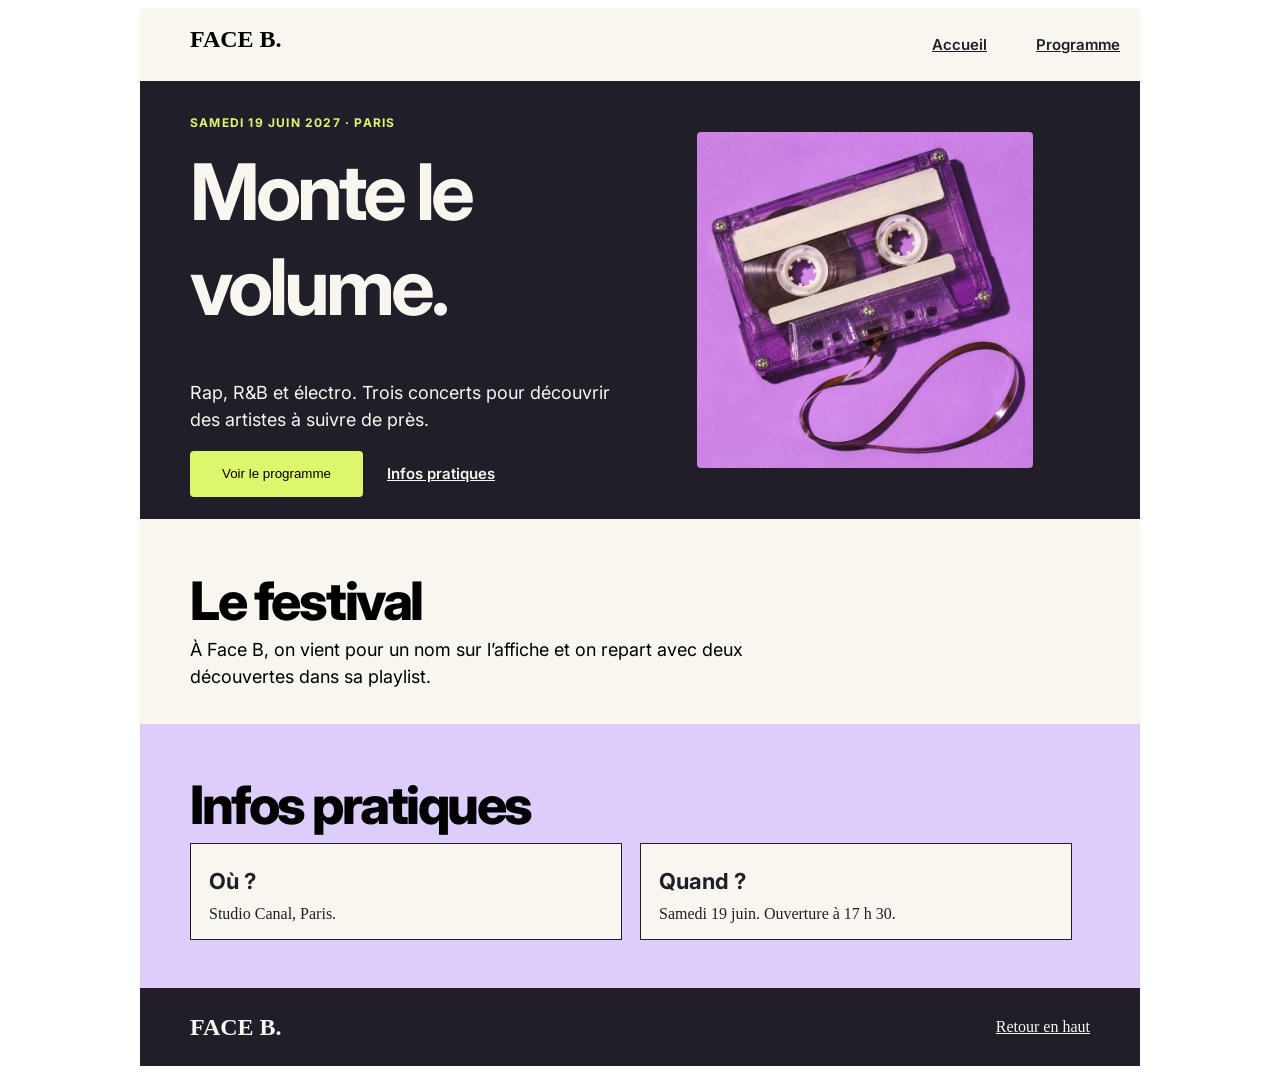
<file: index.html>
<!doctype html>
<html lang="en">
  <head>
    <meta charset="UTF-8" />
    <meta name="viewport" content="width=device-width, initial-scale=1.0" />
    <title>Document</title>
    <link rel="stylesheet" href="style.css" />
  </head>
  <body>
    <main>
      <section class="header">
        <h2 class="headertext">FACE B.</h2>
        <div class="divtop">
          <a class="accueil" href="index.html">Accueil</a>
          <a class="accueil" href="programation.html">Programme</a>
        </div>
      </section>
      <section class="firstsection">
        <div class="left">
          <p class="saparis">SAMEDI 19 JUIN 2027 · PARIS</p>
          <h1>Monte le volume.</h1>

          <p class="textrap">
            Rap, R&B et électro. Trois concerts pour découvrir des artistes à
            suivre de près.
          </p>
          <div class="dfdf">
            <button><p>Voir le programme</p></button>
            <a class="inpr" href="http://">Infos pratiques</a>
          </div>
        </div>
        <div class="imgdiv"><img src="cassette.jpg" alt="" /></div>
      </section>
      <section class="sencondesection">
        <h2 class="hfestival">Le festival</h2>
        <p class="fp">
          À Face B, on vient pour un nom sur l’affiche et on repart avec deux
          découvertes dans sa playlist.
        </p>
      </section>
      <section class="thirdsection">
        <h2 class="thirdh2">Infos pratiques</h2>
        <div class="ouquand">
          <div class="ou">
            <h3 class="thirdh3">Où ?</h3>
            <p class="thirdp">Studio Canal, Paris.</p>
          </div>
          <div class="ou">
            <h3 class="thirdh3">Quand ?</h3>
            <p class="thirdp">Samedi 19 juin. Ouverture à 17 h 30.</p>
          </div>
        </div>
      </section>
      <section class="fourthsection">
        <h2>FACE B.</h2>
        <a class="black" href="">Retour en haut</a>
      </section>
    </main>
  </body>
</html>
</file>
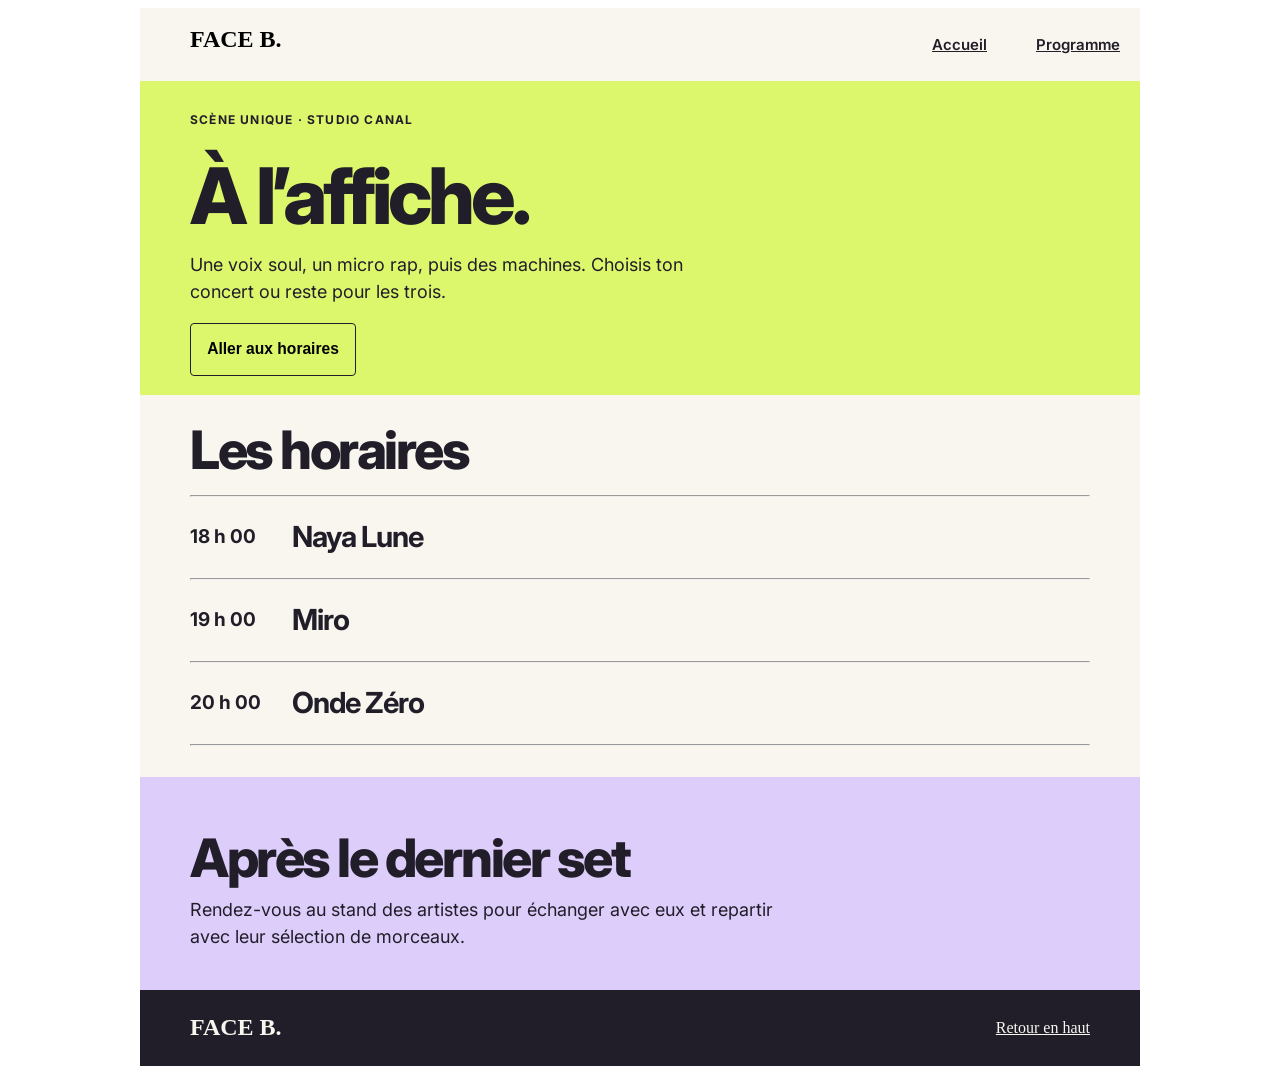
<file: programation.html>
<!doctype html>
<html lang="en">
  <head>
    <meta charset="UTF-8" />
    <meta name="viewport" content="width=device-width, initial-scale=1.0" />
    <title>Document</title>
    <link rel="stylesheet" href="programation.css" />
  </head>
  <body>
    <main>
      <section class="header">
        <h2 class="headertext">FACE B.</h2>
        <div class="divtop">
          <a class="accueil" href="index.html">Accueil</a>
          <a class="accueil" href="programation.html">Programme</a>
        </div>
      </section>
      <section class="firstsection">
        <div class="sdjoiqfq">
          <h3 class="firsth3">SCÈNE UNIQUE · STUDIO CANAL</h3>
          <h1 class="firsth1">À l’affiche.</h1>
          <p class="firstp">
            Une voix soul, un micro rap, puis des machines. Choisis ton concert
            ou reste pour les trois.
          </p>
        </div>
        <button class="firstbtn"><h3>Aller aux horaires</h3></button>
      </section>
      <section class="sencondesection">
        <h2 class="sencdh2">Les horaires</h2>
        <hr />
        <div class="senddiv">
          <p class="sencp">18 h 00</p>
          <h3 class="sench3">Naya Lune</h3>
        </div>
        <hr />
        <div class="senddiv">
          <p class="sencp">19 h 00</p>
          <h3 class="sench3">Miro</h3>
        </div>
        <hr />
        <div class="senddiv">
          <p class="sencp">20 h 00</p>
          <h3 class="sench3">Onde Zéro</h3>
        </div>
        <hr />
      </section>
      <section class="thirdsection">
        <h2 class="thirdh2">Après le dernier set</h2>
        <p class="thirdp">
          Rendez-vous au stand des artistes pour échanger avec eux et repartir
          avec leur sélection de morceaux.
        </p>
      </section>
      <section class="fourthsection">
        <h2>FACE B.</h2>
        <a class="black" href="">Retour en haut</a>
      </section>
    </main>
  </body>
</html>
</file>
<file: style.css>
@import url("https://fonts.googleapis.com/css2?family=Boldonse&family=Cairo:wght@200..1000&family=Inter:ital,opsz,wght@0,14..32,100..900;1,14..32,100..900&family=Kumbh+Sans:wght,YOPQ@100..900,300&display=swap");

main {
  display: flex;
  flex-direction: column;
  justify-content: center;
  align-items: center;
  margin: auto;
  width: 1000px;
  height: 1058px;
}
.header {
  display: flex;
  justify-content: space-between;
  align-items: center;
  width: 900px;
  height: 73px;
  padding-left: 5%;
  padding-right: 5%;
  background: rgba(248, 246, 239, 1);
}
.headertext {
  width: 92px;
  height: 38px;
}
.divtop {
  display: flex;
  gap: 50px;
}
.accueil {
  width: 54px;
  height: 21px;
  color: rgba(34, 30, 41, 1);
  font-family: Inter;
  font-weight: 600;
  font-style: Semi Bold;
  font-size: 15px;
  line-height: 21px;
}
.firstsection {
  display: flex;
  width: 900px;
  height: 438px;
  justify-content: space-between;
  background: rgba(34, 30, 41, 1);
  padding-left: 5%;
  padding-right: 5%;
}
.left {
  display: flex;
  flex-direction: column;
  margin: auto;
  width: 50%;
}
.saparis {
  color: rgba(221, 247, 109, 1);
  font-family: Inter;
  font-weight: 700;
  font-style: Bold;
  font-size: 12px;
  line-height: 16.8px;
  letter-spacing: 1.2px;
}
h1 {
  height: 152px;
  color: rgba(248, 246, 239, 1);
  font-family: Inter;
  font-style: Extra Bold;
  font-size: 78px;
  letter-spacing: -4px;
  margin-top: 0%;
}
.textrap {
  width: 425px;
  height: 54px;
  font-family: Inter;
  font-weight: 400;
  font-style: Regular;
  font-size: 18px;
  leading-trim: NONE;
  line-height: 27px;
  letter-spacing: 0px;
  color: rgba(248, 246, 239, 1);
}
button {
  width: 173px;
  height: 46px;
  border-radius: 4px;
  background: rgba(221, 247, 109, 1);
  border: none;
}
.inpr {
  width: 109px;
  height: 21px;
  font-family: Inter;
  font-weight: 600;
  font-style: Semi Bold;
  font-size: 15px;
  line-height: 21px;
  letter-spacing: 0px;
  color: rgba(248, 246, 239, 1);
}
.dfdf {
  display: flex;
  gap: 24px;
  align-items: center;
}
.hfestival {
  width: 244px;
  height: 75px;
  font-family: Inter;
  font-weight: 800;
  font-style: Extra Bold;
  font-size: 53px;
  line-height: 74.2px;
  letter-spacing: -2.5px;
  margin-bottom: 0%;
  height: 54px;
  margin-top: 5%;
}
.fp {
  width: 565px;
  height: 54px;
  font-family: Inter;
  font-weight: 400;
  font-style: Regular;
  font-size: 18px;
  line-height: 27px;
  letter-spacing: 0px;
}
.imgdiv {
  display: flex;
  justify-content: center;
  align-items: center;
  width: 50%;
}
img {
  width: 336px;
  height: 336px;
  top: 52px;
  left: 604px;
  border-radius: 4px;
}
.sencondesection {
  width: 900px;
  height: 205px;
  padding-left: 5%;
  padding-right: 5%;
  background: rgba(248, 246, 239, 1);
}
.thirdsection {
  display: flex;
  flex-direction: column;
  width: 900px;
  height: 264px;
  padding-left: 5%;
  padding-right: 5%;
  background: rgba(221, 205, 251, 1);
}
.ouquand {
  display: flex;
  width: 100%;
  flex-direction: row;
  align-items: center;
  justify-content: space-between;
}
.thirdh2 {
  width: 361px;
  height: 75px;
  font-family: Inter;
  font-weight: 800;
  font-style: Extra Bold;
  font-size: 53px;
  line-height: 74.2px;
  letter-spacing: -2.5px;
  margin-bottom: 0%;
}
.thirdh3 {
  margin-bottom: 0%;
  width: 89px;
  height: 31px;

  font-family: Inter;
  font-weight: 700;
  font-style: Bold;
  font-size: 22px;
  line-height: 30.8px;
  letter-spacing: 0px;
  color: rgba(34, 30, 41, 1);
}
.thirdp {
  margin-top: 2%;
  color: rgba(34, 30, 41, 1);
}
.ou {
  gap: 1px;
  width: 431px;
  padding-left: 2%;
  margin-right: 2%;
  text-align: left;
  background: rgba(248, 246, 239, 1);
  border: 1px solid rgba(34, 30, 41, 1);
  border-width: 1px;
}
.fourthsection {
  display: flex;
  flex-direction: row;
  align-items: center;
  justify-content: space-between;
  color: rgba(248, 246, 239, 1);
  width: 900px;
  height: 78px;
  padding-left: 5%;
  padding-right: 5%;
  background: rgba(34, 30, 41, 1);
}
.black {
  color: rgba(248, 246, 239, 1);
}
</file>
<file: programation.css>
@import url("https://fonts.googleapis.com/css2?family=Boldonse&family=Cairo:wght@200..1000&family=Inter:ital,opsz,wght@0,14..32,100..900;1,14..32,100..900&family=Kumbh+Sans:wght,YOPQ@100..900,300&display=swap");

main {
  display: flex;
  flex-direction: column;
  justify-content: center;
  align-items: center;
  margin: auto;
  width: 1000px;
  height: 1058px;
}

.header {
  display: flex;
  justify-content: space-between;
  align-items: center;
  width: 900px;
  height: 73px;
  padding-left: 5%;
  padding-right: 5%;
  background: rgba(248, 246, 239, 1);
}
.headertext {
  width: 92px;
  height: 38px;
}
.divtop {
  display: flex;
  gap: 50px;
}
.accueil {
  width: 54px;
  height: 21px;
  color: rgba(34, 30, 41, 1);
  font-family: Inter;
  font-weight: 600;
  font-style: Semi Bold;
  font-size: 15px;
  line-height: 21px;
}
.firstsection {
  display: flex;
  flex-direction: column;
  justify-content: center;
  text-align: left;
  width: 900px;
  height: 322px;
  padding-left: 5%;
  padding-right: 5%;
  background: rgba(221, 247, 109, 1);
}
.sdjoiqfq {
}
.firsth3 {
  height: 17px;
  font-family: Inter;
  font-weight: 700;
  font-style: Bold;
  font-size: 12px;
  line-height: 16.8px;
  letter-spacing: 1.2px;
  color: rgba(34, 30, 41, 1);
}
.firsth1 {
  margin-top: 0%;
  margin-bottom: 0%;
  font-family: Inter;
  font-weight: 800;
  font-style: Extra Bold;
  font-size: 78px;
  line-height: 109.2px;
  letter-spacing: -4px;
  color: rgba(34, 30, 41, 1);
}
.firstp {
  width: 503px;
  height: 54px;
  margin-top: 0%;
  font-family: Inter;
  font-weight: 400;
  font-style: Regular;
  font-size: 18px;
  line-height: 27px;
  letter-spacing: 0px;
  color: rgba(34, 30, 41, 1);
}
.firstbtn {
  width: 166px;
  height: 46;
  border-width: 1px;
  border-radius: 4px;
  background: rgba(221, 247, 109, 1);
  border: 1px solid rgba(34, 30, 41, 1);
}
.sencondesection {
  width: 900px;
  height: 392px;
  padding-left: 5%;
  padding-right: 5%;
  background: rgba(248, 246, 239, 1);
}
.sencdh2 {
  width: 294;
  height: 75;
  margin-bottom: 0%;
  margin-top: 2%;
  font-family: Inter;
  font-weight: 800;
  font-style: Extra Bold;
  font-size: 53px;
  line-height: 74.2px;
  letter-spacing: -2.5px;
  color: rgba(34, 30, 41, 1);
}
.senddiv {
  display: flex;
  align-items: center;
  gap: 30px;
}
.sencp {
  width: 72px;
  height: 27px;
  font-family: Inter;
  font-weight: 700;
  font-style: Bold;
  font-size: 19px;
  line-height: 26.6px;
  letter-spacing: 0px;
  color: rgba(34, 30, 41, 1);
}
.sench3 {
  width: 140px;
  height: 41px;
  margin-top: 0%;
  margin-bottom: 0%;
  font-family: Inter;
  font-weight: 700;
  font-style: Bold;
  font-size: 29px;
  line-height: 40.6px;
  letter-spacing: -1px;
  color: rgba(34, 30, 41, 1);
}
.thirdsection {
  width: 900px;
  height: 218px;
  padding-left: 5%;
  padding-right: 5%;
  background: rgba(221, 205, 251, 1);
}
.thirdh2 {
  width: 467px;
  height: 75px;
  margin-bottom: 0%;
  font-family: Inter;
  font-weight: 800;
  font-style: Extra Bold;
  font-size: 53px;
  line-height: 74.2px;
  letter-spacing: -2.5px;
  color: rgba(34, 30, 41, 1);
}
.thirdp {
  width: 596px;
  height: 54;
  margin-top: 0%;
  font-family: Inter;
  font-weight: 400;
  font-style: Regular;
  font-size: 18px;
  line-height: 27px;
  letter-spacing: 0px;
  color: rgba(34, 30, 41, 1);
}
.fourthsection {
  display: flex;
  flex-direction: row;
  align-items: center;
  justify-content: space-between;
  color: rgba(248, 246, 239, 1);
  width: 900px;
  height: 78px;
  padding-left: 5%;
  padding-right: 5%;
  background: rgba(34, 30, 41, 1);
}
.black {
  color: rgba(248, 246, 239, 1);
}
</file>
